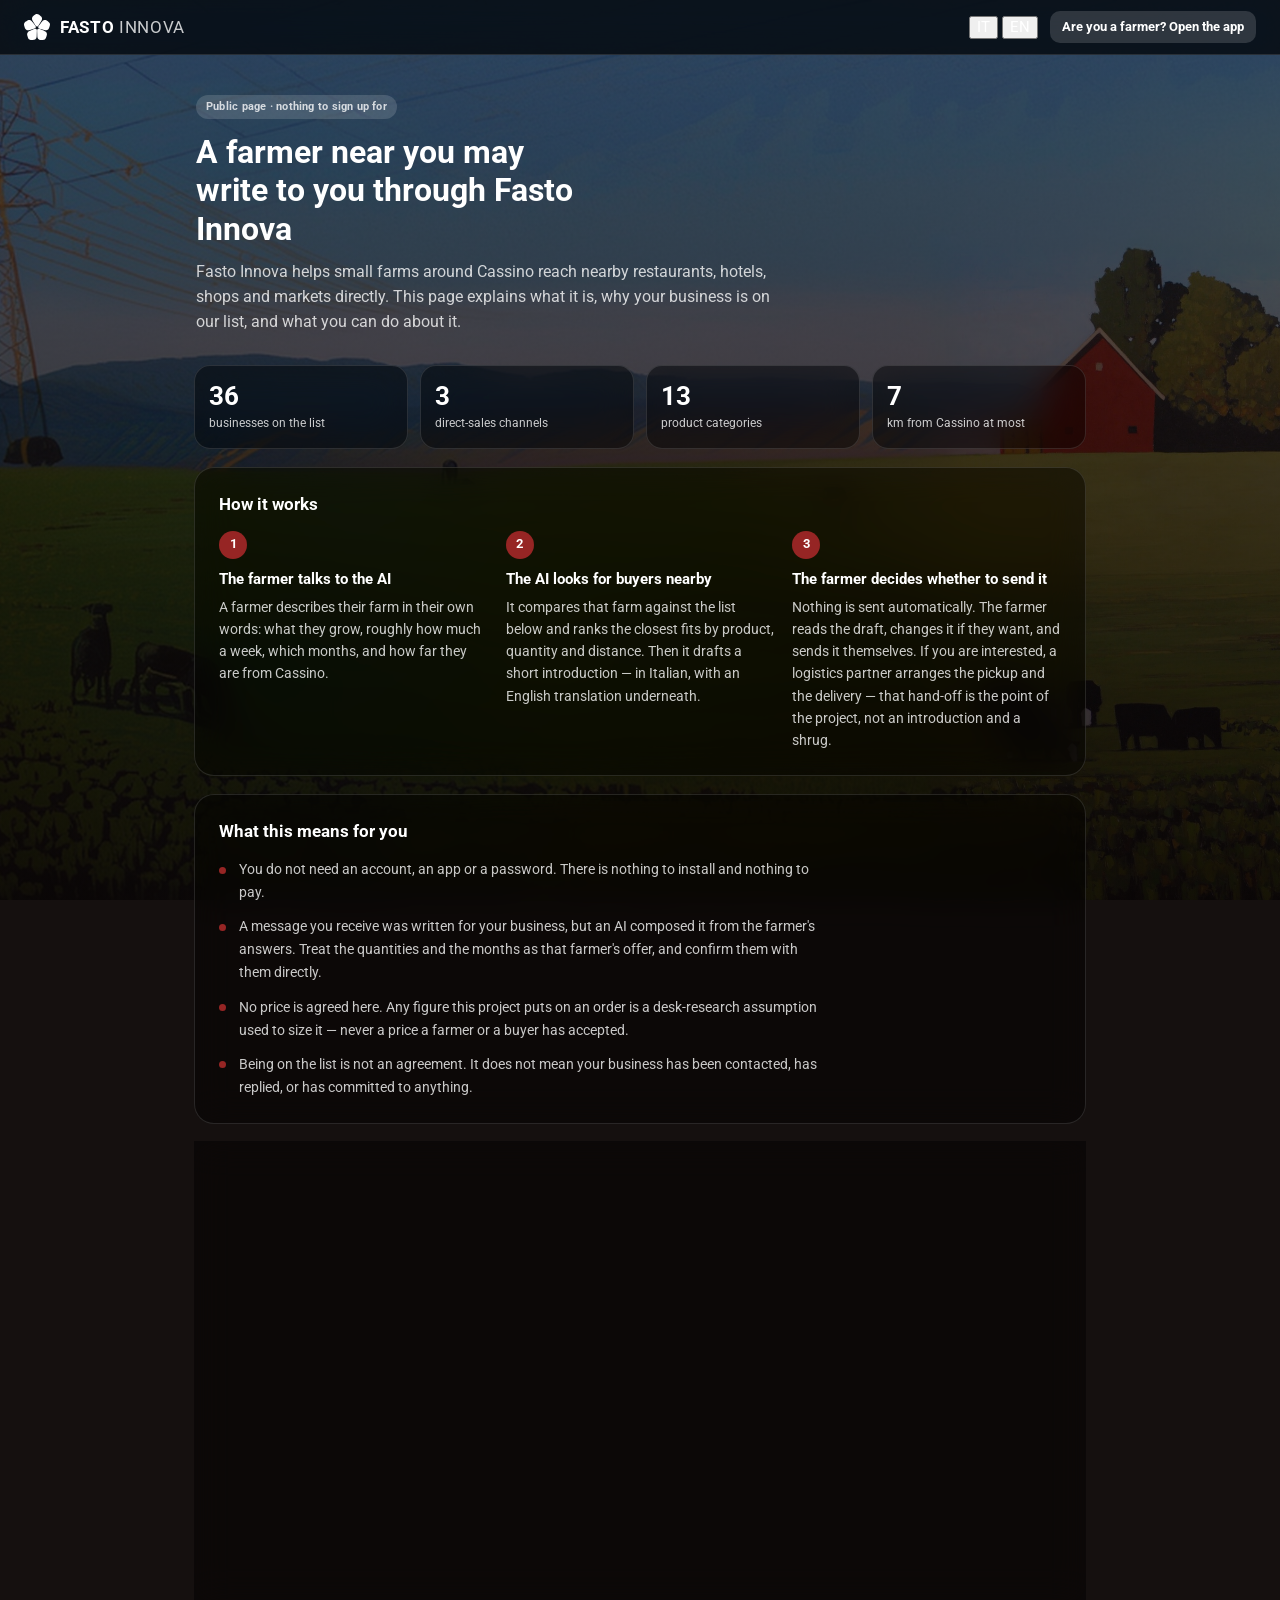
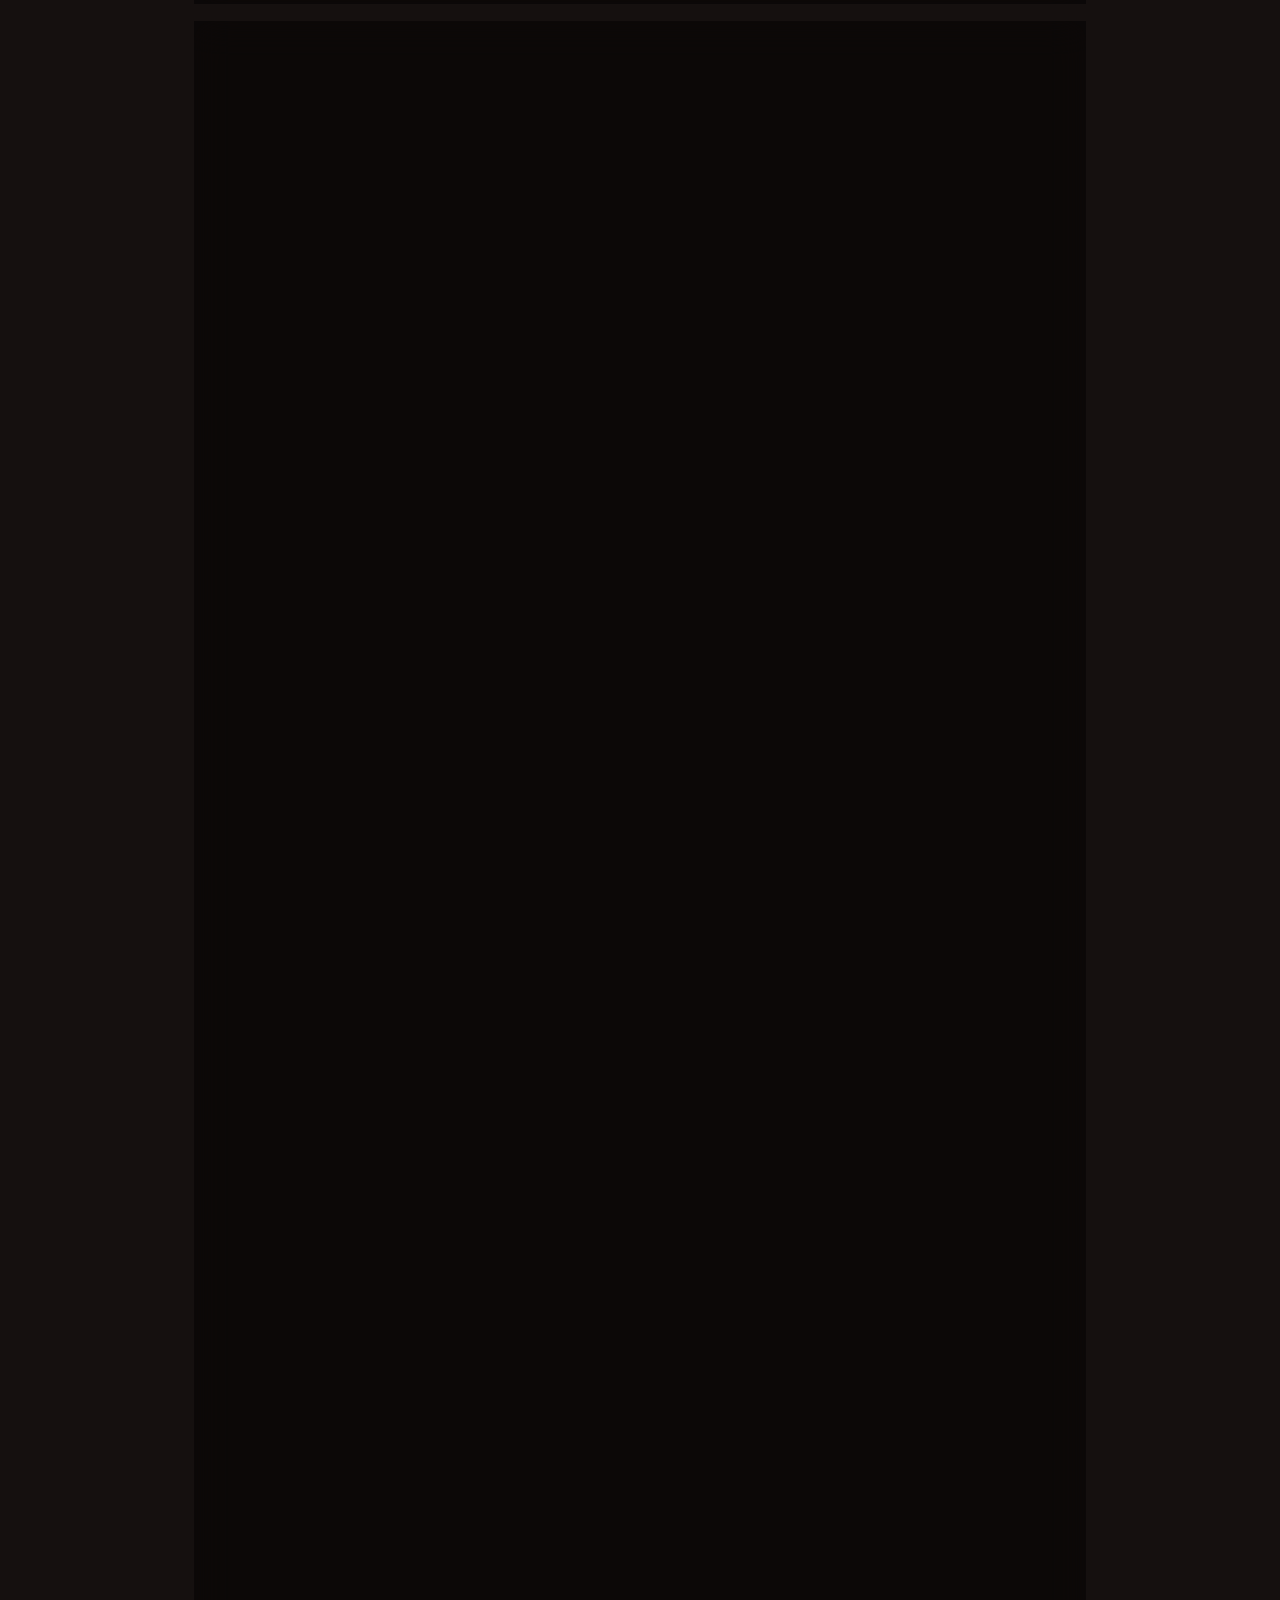
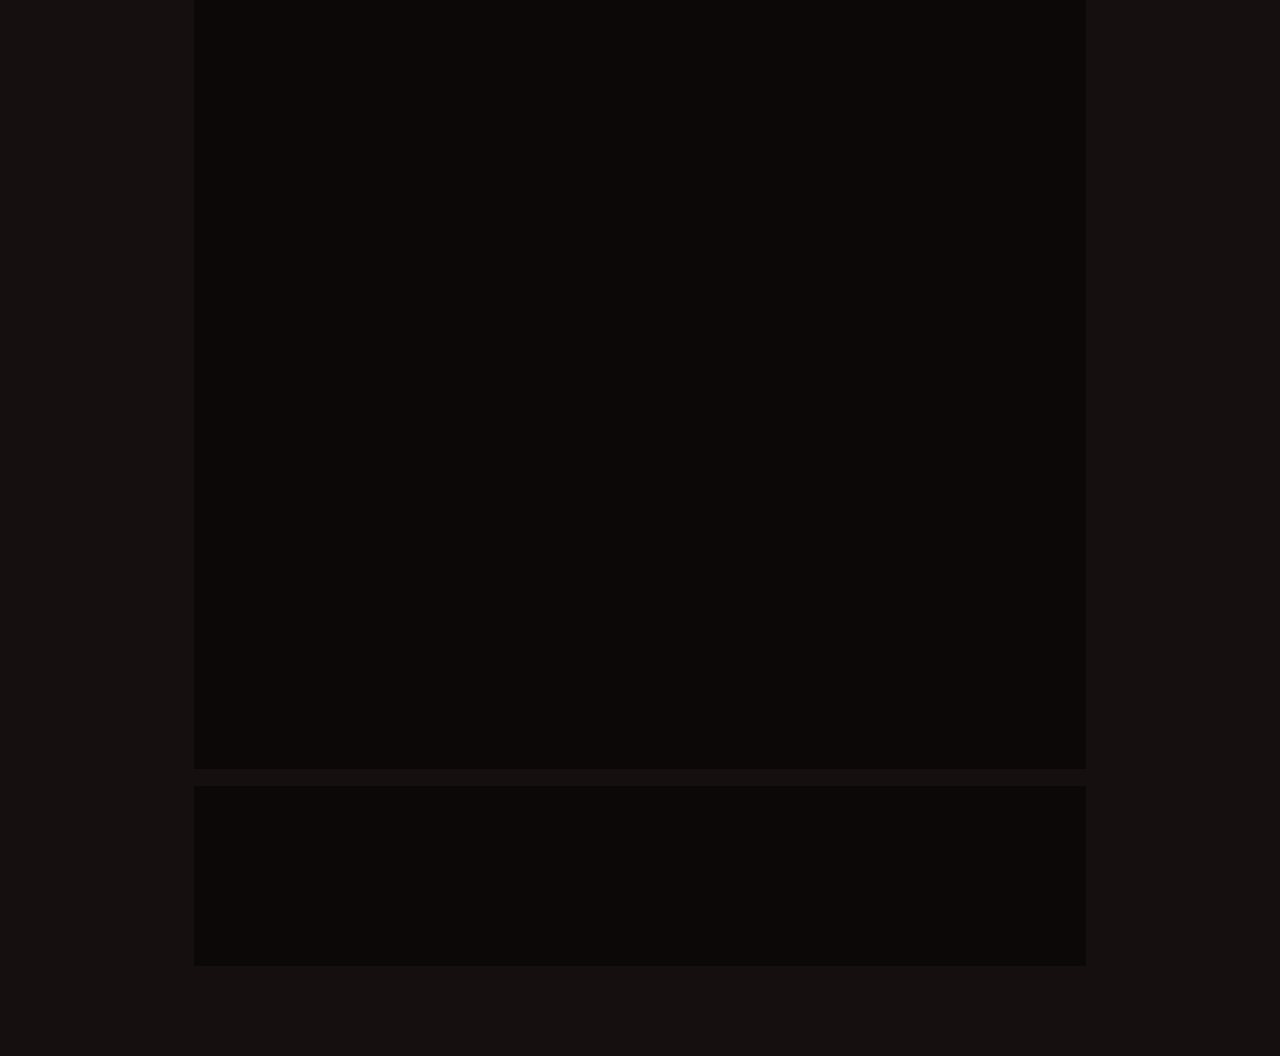
<file: buyers.html>
<!DOCTYPE html>
<html lang="en">
<head>
<meta charset="UTF-8">
<meta name="viewport" content="width=device-width, initial-scale=1.0, viewport-fit=cover">
<meta name="theme-color" content="#962524">
<meta name="description" content="Fasto Innova helps small farms around Cassino reach nearby buyers directly. What it is, why your business is on our list, and how to be corrected or removed.">
<!-- PUBLIC PAGE — no sign-in, no Supabase, no writes of any kind.
     Everything here is read out of js/data.js, which is already in this
     repository. The one thing this page deliberately does NOT show is the
     inferred needs/volume/quality_focus on each buyer: those are guesses made
     from cuisine type and reviews so the prototype has something to rank, and
     printing them next to a real, named local business would present a guess
     as a fact about someone else's company. See buyers.data.3 in js/i18n.js.
     Same data-i18n mechanism as index.html; the English left in the markup is
     the JS-disabled fallback and qa_check.js keeps it in step. -->
<title data-i18n="buyers.docTitle">For buyers — Fasto Innova</title>
<link rel="preconnect" href="https://fonts.googleapis.com">
<link rel="preconnect" href="https://fonts.gstatic.com" crossorigin>
<link href="https://fonts.googleapis.com/css2?family=Roboto:wght@400;500;700&display=swap" rel="stylesheet">
<link rel="stylesheet" href="css/base.css">
<link rel="stylesheet" href="css/buyers.css">
</head>
<body id="top">

<a class="skip-link" href="#main" data-i18n="a11y.skip">Skip to main content</a>

<!-- The photo sits on its own fixed layer rather than on body, so the page
     scrolls over it without background-attachment:fixed, which mobile Safari
     renders badly. -->
<div class="pub-bg" aria-hidden="true"></div>

<header class="pub-top">
  <a class="brand-mark" href="index.html">
    <img src="assets/logo-mark.svg" alt="">
    <span class="brand-word title-md"><b>FASTO</b><span> INNOVA</span></span>
  </a>
  <span class="spacer"></span>
  <div class="lang-toggle" role="group" data-i18n-aria="lang.aria" aria-label="Interface language">
    <button type="button" data-set-lang="it" data-i18n="lang.it">IT</button>
    <button type="button" data-set-lang="en" data-i18n="lang.en">EN</button>
  </div>
  <a class="btn btn-ghost btn-sm pub-appbtn" href="index.html" data-i18n="buyers.forFarmers">Are you a farmer? Open the app</a>
</header>

<main id="main" tabindex="-1">
<div class="pub-wrap">

  <section class="pub-hero">
    <span class="pill pill-muted" data-i18n="buyers.badge">Public page · nothing to sign up for</span>
    <h1 class="pub-h1" data-i18n="buyers.h1">A farmer near you may write to you through Fasto Innova</h1>
    <p class="pub-lede" data-i18n="buyers.lede">Fasto Innova helps small farms around Cassino reach nearby restaurants, hotels, shops and markets directly. This page explains what it is, why your business is on our list, and what you can do about it.</p>
  </section>

  <section class="pub-stats" aria-label="Who is on the list" data-i18n-aria="buyers.list.h">
    <div class="pub-stat glass-45"><b id="statBusinesses">—</b><span data-i18n="buyers.stat.businesses">businesses on the list</span></div>
    <div class="pub-stat glass-45"><b id="statChannels">—</b><span data-i18n="buyers.stat.channels">direct-sales channels</span></div>
    <div class="pub-stat glass-45"><b id="statCategories">—</b><span data-i18n="buyers.stat.categories">product categories</span></div>
    <div class="pub-stat glass-45"><b id="statDistance">—</b><span data-i18n="buyers.stat.distance">km from Cassino at most</span></div>
  </section>

  <section class="pub-card glass-45">
    <h2 class="title-md" data-i18n="buyers.how.h">How it works</h2>
    <ol class="pub-steps">
      <li>
        <h3 class="title-sm" data-i18n="buyers.how.1h">The farmer talks to the AI</h3>
        <p data-i18n="buyers.how.1b">A farmer describes their farm in their own words: what they grow, roughly how much a week, which months, and how far they are from Cassino.</p>
      </li>
      <li>
        <h3 class="title-sm" data-i18n="buyers.how.2h">The AI looks for buyers nearby</h3>
        <p data-i18n="buyers.how.2b">It compares that farm against the list below and ranks the closest fits by product, quantity and distance. Then it drafts a short introduction — in Italian, with an English translation underneath.</p>
      </li>
      <li>
        <h3 class="title-sm" data-i18n="buyers.how.3h">The farmer decides whether to send it</h3>
        <p data-i18n="buyers.how.3b">Nothing is sent automatically. The farmer reads the draft, changes it if they want, and sends it themselves. If you are interested, a logistics partner arranges the pickup and the delivery — that hand-off is the point of the project, not an introduction and a shrug.</p>
      </li>
    </ol>
  </section>

  <section class="pub-card glass-45">
    <h2 class="title-md" data-i18n="buyers.you.h">What this means for you</h2>
    <ul class="pub-list">
      <li data-i18n="buyers.you.1">You do not need an account, an app or a password. There is nothing to install and nothing to pay.</li>
      <li data-i18n="buyers.you.2">A message you receive was written for your business, but an AI composed it from the farmer's answers. Treat the quantities and the months as that farmer's offer, and confirm them with them directly.</li>
      <li data-i18n="buyers.you.3">No price is agreed here. Any figure this project puts on an order is a desk-research assumption used to size it — never a price a farmer or a buyer has accepted.</li>
      <li data-i18n="buyers.you.4">Being on the list is not an agreement. It does not mean your business has been contacted, has replied, or has committed to anything.</li>
    </ul>
  </section>

  <section class="pub-card glass-45" id="yourdata">
    <h2 class="title-md" data-i18n="buyers.data.h">Why your business is on this list</h2>
    <p data-i18n="buyers.data.1">The list was built by desk research in July 2026 from public sources — review platforms, business directories, official websites and local press. Nobody was visited, phoned or written to in order to build it, and every entry names the public source it came from.</p>
    <p data-i18n="buyers.data.2">What is held about your business is what those listings already say in public: the name, the kind of business, the area, and roughly how far it is from Cassino.</p>
    <p class="pub-emph" data-i18n="buyers.data.3">There is also a guess — which products you would plausibly buy, and roughly what volume. It was inferred from the kind of food you serve and from public reviews, to give the prototype something to rank against. It is not a statement about your business, which is why it is deliberately not published on this page. Ask, and you will be told exactly what is written next to your name.</p>
    <p data-i18n="buyers.data.4">Ask for a correction, or to be removed from the list altogether, and it will be done. No reason needed.</p>
    <a class="btn btn-primary" id="listingMail" href="#" data-i18n="buyers.data.cta">Write to us about your listing</a>
  </section>

  <section class="pub-card glass-45">
    <h2 class="title-md" data-i18n="buyers.list.h">Who is on the list</h2>
    <p class="foot pub-note" data-i18n="buyers.list.note">Names, business types and areas only. The inferred needs and volumes are left out for the reason above, and appearing here is neither a recommendation nor an agreement.</p>

    <div class="pub-search">
      <input type="search" id="buyerSearch" class="input-glass" placeholder="Search by name, type or area"
             data-i18n-ph="buyers.list.searchPh" data-i18n-aria="buyers.list.searchAria" aria-label="Search the list of businesses">
      <span class="foot" id="buyerCount" role="status"></span>
    </div>

    <table class="pub-table" id="buyerTable">
      <thead><tr>
        <th scope="col" data-i18n="buyers.list.colName">Business</th>
        <th scope="col" data-i18n="buyers.list.colType">Type</th>
        <th scope="col" data-i18n="buyers.list.colZone">Area</th>
        <th scope="col" data-i18n="buyers.list.colDist">From Cassino</th>
        <th scope="col" data-i18n="buyers.list.colSource">Public source</th>
      </tr></thead>
      <tbody id="buyerRows"></tbody>
    </table>
    <p class="empty-state" id="buyerEmpty" style="display:none" data-i18n="buyers.list.none">Nothing matches that search.</p>

    <h3 class="title-sm pub-subh" data-i18n="buyers.list.channelsH">Direct-sales channels</h3>
    <p class="foot pub-note" data-i18n="buyers.list.channelsNote">These three are not single businesses but routes a farmer can sell through: a weekly market, a km 0 producer network, and institutional canteens.</p>
    <table class="pub-table" id="channelTable">
      <thead><tr>
        <th scope="col" data-i18n="buyers.list.colName">Business</th>
        <th scope="col" data-i18n="buyers.list.colType">Type</th>
        <th scope="col" data-i18n="buyers.list.colZone">Area</th>
        <th scope="col" data-i18n="buyers.list.colDist">From Cassino</th>
        <th scope="col" data-i18n="buyers.list.colSource">Public source</th>
      </tr></thead>
      <tbody id="channelRows"></tbody>
    </table>
  </section>

  <footer class="pub-card glass-45 pub-foot">
    <h2 class="title-md" data-i18n="buyers.foot.h">What this is, honestly</h2>
    <p data-i18n="buyers.foot.b">Fasto Innova is a student prototype built during an internship at R&amp;S Management. It is not a company, it takes no commission and it handles nobody's money. Matching runs against a hand-curated list rather than against buyers who signed up — which is exactly why this page exists.</p>
    <div class="row gap-14 pub-footlinks">
      <a href="index.html" data-i18n="buyers.forFarmers">Are you a farmer? Open the app</a>
      <a href="#top" data-i18n="buyers.toTop">Back to the top</a>
    </div>
  </footer>

</div>
</main>

<script src="js/data.js"></script>
<script src="js/i18n.js"></script>
<script src="js/buyers.js"></script>
</body>
</html>
</file>
<file: css/base.css>
/* ============================================================
   FASTO INNOVA — Design tokens, resets, base components
   Sourced from Figma "DOLCE MERAVGLIA" file (frames 27562:32171 /
   32267 / 32386). Dark brick-red sidebar, translucent black glass
   panels floating over a full-bleed farm photo, Roboto type.
   ============================================================ */

:root{
  --red: #962524;
  --red-dark: #7a1e1d;
  --red-soft: rgba(150,37,36,.18);

  --page-bg: #15100f;
  --ink: #ffffff;
  /* .70 and .50 were both measured against the real backdrop photos and both
     came up short of WCAG AA (4.5:1) on the panels: white at 50% over a glass
     panel sitting on the brightest of the six photos is 4.04:1, and every
     secondary label in the app — table headers, .foot, percentages, hints,
     placeholders — is that colour at 10.5–12px. .78 and .62 clear it (5.9 and
     5.3) while staying plain white at reduced strength, so nothing about the
     palette changes, only how far down it goes. */
  --ink-70: rgba(255,255,255,.78);
  --ink-50: rgba(255,255,255,.62);
  --ink-30: rgba(255,255,255,.30);

  --glass-05: rgba(0,0,0,.05);
  --glass-15: rgba(0,0,0,.15);
  --glass-20: rgba(0,0,0,.20);
  --glass-30: rgba(0,0,0,.30);
  --glass-45: rgba(0,0,0,.45);
  --pill-active: rgba(255,255,255,.11);
  --white-15: rgba(255,255,255,.15);
  --hairline: rgba(255,255,255,.12);

  --ok: #3ba55d;
  --warn: #d9a441;
  --danger: #d9534f;
  --blue: #4a86c9;

  --radius-xl: 20px;
  --radius-lg: 16px;
  --radius-md: 12px;
  --radius-sm: 10px;

  --font: 'Roboto', -apple-system, BlinkMacSystemFont, 'Segoe UI', sans-serif;
  --shadow-1: 0 8px 24px rgba(0,0,0,.35);
  --shadow-2: 0 4px 14px rgba(0,0,0,.45);
}

*{ box-sizing:border-box; }
html,body{ height:100%; overflow:hidden; }
body{
  margin:0; font-family:var(--font); background:var(--page-bg); color:var(--ink);
  -webkit-font-smoothing:antialiased; font-size:14.5px; line-height:1.45;
}
img{ max-width:100%; display:block; }
button,input,select,textarea{ font-family:inherit; font-size:inherit; color:inherit; }
button{ cursor:pointer; }
a{ color:inherit; }
::-webkit-scrollbar{ width:8px; height:8px; }
::-webkit-scrollbar-thumb{ background:rgba(255,255,255,.25); border-radius:8px; }
::-webkit-scrollbar-track{ background:transparent; }

.hide-mobile{ display:flex; }
.row{ display:flex; align-items:center; }
.col{ display:flex; flex-direction:column; }
.gap-8{ gap:8px; } .gap-10{ gap:10px; } .gap-14{ gap:14px; }
.spacer{ flex:1; }

/* ---------- typography helpers ---------- */
.title-lg{ font-size:22px; font-weight:700; margin:0; }
.title-md{ font-size:17px; font-weight:700; margin:0; }
.title-sm{ font-size:14.5px; font-weight:700; margin:0; }
.foot{ font-size:12px; color:var(--ink-50); }
.foot-strong{ font-size:12.5px; font-weight:700; letter-spacing:.04em; text-transform:uppercase; color:var(--ink-70); }
.eyebrow{ font-size:11px; letter-spacing:.08em; text-transform:uppercase; color:var(--ink-50); font-weight:700; }

/* ---------- icons ---------- */
.ic-svg{ width:20px; height:20px; flex-shrink:0; }
.ic-svg.sm{ width:16px; height:16px; }

/* ---------- glass surfaces ---------- */
.glass-45{ background:var(--glass-45); backdrop-filter:blur(18px) saturate(140%); -webkit-backdrop-filter:blur(18px) saturate(140%); }
.glass-30{ background:var(--glass-30); backdrop-filter:blur(14px) saturate(140%); -webkit-backdrop-filter:blur(14px) saturate(140%); }
.glass-20{ background:var(--glass-20); backdrop-filter:blur(12px) saturate(130%); -webkit-backdrop-filter:blur(12px) saturate(130%); }
.glass-15{ background:var(--white-15); backdrop-filter:blur(10px); -webkit-backdrop-filter:blur(10px); }

@media (prefers-reduced-transparency: reduce){
  .glass-45,.glass-30,.glass-20,.glass-15{ backdrop-filter:none; -webkit-backdrop-filter:none; background:#241a19; }
}

/* ---------- buttons ---------- */
.btn{ display:inline-flex; align-items:center; justify-content:center; gap:8px; border:none; border-radius:var(--radius-sm); padding:10px 16px; font-weight:700; font-size:13.5px; transition:transform .12s ease, background .15s ease; }
.btn:active{ transform:scale(.97); }
.btn-primary{ background:var(--red); color:#fff; }
.btn-primary:hover{ background:var(--red-dark); }
.btn-ghost{ background:var(--white-15); color:#fff; }
.btn-ghost:hover{ background:rgba(255,255,255,.24); }
.btn-sm{ padding:7px 12px; font-size:12.5px; }
.btn:disabled{ opacity:.5; cursor:default; }

.icon-btn{ width:38px; height:38px; border-radius:50%; border:none; background:var(--white-15); color:#fff; display:inline-flex; align-items:center; justify-content:center; position:relative; }
.icon-btn:hover{ background:rgba(255,255,255,.24); }
.badge-dot{ position:absolute; top:4px; right:4px; width:8px; height:8px; border-radius:50%; background:var(--danger); }

/* ---------- pills ---------- */
.pill{ display:inline-flex; align-items:center; padding:4px 10px; border-radius:999px; font-size:11px; font-weight:700; letter-spacing:.02em; }
.pill-accent{ background:rgba(59,165,93,.22); color:#7bd696; }
.pill-amber{ background:rgba(217,164,65,.22); color:#f0c375; }
.pill-blue{ background:rgba(74,134,201,.22); color:#9ac7f1; }   /* was #8fc0ee — 4.50:1, a hair under AA on a panel over the brightest photo */
.pill-muted{ background:var(--white-15); color:var(--ink-70); }

/* ---------- inputs ---------- */
.input-glass{ background:var(--white-15); border:1px solid transparent; border-radius:var(--radius-sm); padding:10px 14px; color:#fff; outline:none; }
.input-glass::placeholder{ color:var(--ink-50); }
.input-glass:focus{ border-color:rgba(255,255,255,.35); }

/* ---------- avatars ---------- */
.avatar{ width:40px; height:40px; border-radius:50%; display:flex; align-items:center; justify-content:center; font-weight:700; font-size:13px; color:#fff; flex-shrink:0; overflow:hidden; background:var(--red); }
.avatar img{ width:100%; height:100%; object-fit:cover; }
.avatar-lg{ width:48px; height:48px; font-size:15px; }
.avatar-photo{ background:#333; }

/* palette for clients without a real photo — cycles by index */
.av-0{ background:#C0392B; } .av-1{ background:#D9852B; } .av-2{ background:#2E8B57; }
.av-3{ background:#2E5FA3; } .av-4{ background:#8E44AD; }

/* ---------- progress bar ---------- */
.progress-track{ height:6px; border-radius:6px; background:rgba(255,255,255,.15); overflow:hidden; }
.progress-fill{ height:100%; border-radius:6px; background:var(--ok); transition:width .4s ease; }
.progress-fill.warn{ background:var(--warn); }
.progress-fill.danger{ background:var(--danger); }

/* ---------- toast ---------- */
#toast{ position:fixed; left:50%; bottom:26px; transform:translateX(-50%) translateY(20px); background:#1c1414; color:#fff; padding:11px 18px; border-radius:var(--radius-sm); font-size:13px; box-shadow:var(--shadow-1); opacity:0; pointer-events:none; transition:all .25s ease; z-index:200; border:1px solid var(--hairline); }
#toast.show{ opacity:1; transform:translateX(-50%) translateY(0); }

/* ---------- empty state ---------- */
.empty-state{ padding:22px 10px; text-align:center; color:var(--ink-50); font-size:13px; }

/* ---------- keyboard focus ----------
   One ring for the whole app. Until now only the funnel stages had one, and
   several inputs set outline:none with nothing in its place, so a keyboard
   user could be typing into a field with no way to tell which. :focus-visible
   rather than :focus, so a mouse click never draws it.

   White at 2px with a 2px offset: the offset gap shows the element's own dark
   surround, which is what separates the ring from the control on both the
   brick-red sidebar (8.1:1) and the black glass. The extra dark halo underneath
   covers the one case the offset can't — a control sitting straight on a bright
   patch of the backdrop photo. Colours are literal, not tokens: a focus ring
   that inherits a theme colour is a focus ring that can be themed away. */
:focus-visible{ outline:2px solid #fff; outline-offset:2px; }
a:focus-visible, button:focus-visible, input:focus-visible,
select:focus-visible, textarea:focus-visible, [tabindex]:focus-visible{
  outline:2px solid #fff; outline-offset:2px; box-shadow:0 0 0 5px rgba(0,0,0,.55);
}
/* Windows high-contrast mode throws author colours away, including the ring
   above; this is the system-supplied one. */
@media (forced-colors: active){
  :focus-visible{ outline:3px solid Highlight; outline-offset:2px; }
}

/* ---------- skip link ----------
   Off-screen until focused. Without it the first Tab on every screen lands in
   the sidebar and takes four presses to get past. */
.skip-link{ position:fixed; top:10px; left:-9999px; z-index:300;
  background:var(--red); color:#fff; padding:11px 18px; border-radius:var(--radius-sm);
  font-size:13.5px; font-weight:700; text-decoration:none; box-shadow:var(--shadow-1); }
.skip-link:focus{ left:10px; }

/* ---------- error banner ---------- */
.err-banner{ display:none; background:rgba(217,83,79,.18); color:#f3a6a3; border:1px solid rgba(217,83,79,.4); border-radius:var(--radius-sm); padding:9px 12px; font-size:12.5px; margin:0 0 10px; }
</file>
<file: css/buyers.css>
/* ============================================================
   FASTO INNOVA — public "for buyers" page (buyers.html)
   ------------------------------------------------------------
   Loaded INSTEAD of css/app.css, not alongside it: this page has
   no sidebar, no sheets and no shell, and app.css is 650 lines
   of a fixed-height application that would all be dead weight.
   base.css comes first and supplies the tokens, the glass
   surfaces, the buttons, the pills and the focus ring, so the
   identity is inherited rather than restated.

   ONE THING TO KNOW BEFORE EDITING: base.css sets
   `html,body{ height:100%; overflow:hidden }` because the app is
   exactly one viewport tall and never grows. This page is an
   ordinary scrolling document, so it has to undo that in both
   places — undo it on body alone and the page is still clipped
   at the first screenful, with the scrollbar simply absent.
   ============================================================ */

html, body{ height:auto; overflow:visible; }
body{ background:var(--page-bg); }

/* The photo lives on its own fixed layer rather than on <body>.
   background-attachment:fixed is the obvious way to do this and is exactly the
   thing mobile Safari renders badly (it re-rasterises on every scroll frame);
   a position:fixed element under the content gets the same result for free. */
.pub-bg{
  position:fixed; inset:0; z-index:-1;
  background:linear-gradient(rgba(10,6,6,.62), rgba(10,6,6,.88)),
             url('../assets/hero-farm.jpg') center/cover no-repeat;
}

/* ---------- top bar ----------
   rgba(0,0,0,.72) is the same tint #topbar carries in the app, and for the
   same measured reason: a farm photo is brightest at the top of the frame,
   which is exactly where this bar sits, and the standard .45 glass left white
   text at 3.91:1 over it. Do not lighten this to match the panels. */
.pub-top{
  position:sticky; top:0; z-index:5;
  display:flex; align-items:center; gap:12px;
  padding:11px 24px; padding-top:calc(11px + env(safe-area-inset-top, 0px));
  background:rgba(0,0,0,.72);
  backdrop-filter:blur(18px) saturate(140%); -webkit-backdrop-filter:blur(18px) saturate(140%);
  border-bottom:1px solid var(--hairline);
}
.pub-top .brand-mark{ display:flex; align-items:center; gap:10px; text-decoration:none; flex-shrink:0; }
.pub-top .brand-mark img{ width:26px; height:26px; }
.brand-word{ letter-spacing:.04em; }
.brand-word b{ font-weight:700; }
.brand-word span{ font-weight:400; color:var(--ink-70); }
.pub-appbtn{ text-decoration:none; flex-shrink:0; }

/* ---------- page frame ---------- */
.pub-wrap{ max-width:940px; margin:0 auto; padding:34px 24px 72px; }
.pub-wrap > section, .pub-wrap > footer{ margin-bottom:18px; }

.pub-hero{ padding:6px 2px 12px; }
.pub-h1{ font-size:32px; line-height:1.2; font-weight:700; margin:14px 0 12px; max-width:22ch; }
.pub-lede{ font-size:15.5px; line-height:1.6; color:var(--ink-70); margin:0; max-width:66ch; }

.pub-stats{ display:grid; grid-template-columns:repeat(4, 1fr); gap:12px; }
.pub-stat{ border:1px solid var(--hairline); border-radius:var(--radius-lg); padding:16px 14px; }
.pub-stat b{ display:block; font-size:26px; font-weight:700; line-height:1.1; }
.pub-stat span{ display:block; font-size:11.5px; color:var(--ink-70); margin-top:5px; }

.pub-card{ border:1px solid var(--hairline); border-radius:var(--radius-xl); padding:24px; }
.pub-card h2{ margin-bottom:14px; }
.pub-card p{ font-size:14px; line-height:1.65; color:var(--ink-70); margin:0 0 12px; max-width:76ch; }
.pub-card p:last-of-type{ margin-bottom:0; }
.pub-card .btn{ text-decoration:none; margin-top:16px; }

/* The paragraph that says what is NOT published, and why. It is the reason
   this page exists, so it is not allowed to read as one bullet among four. */
.pub-card p.pub-emph{ border-left:3px solid var(--red); padding:2px 0 2px 14px; color:var(--ink); }

.pub-steps{ list-style:none; counter-reset:step; margin:0; padding:0;
  display:grid; grid-template-columns:repeat(3, 1fr); gap:18px; }
.pub-steps li{ counter-increment:step; }
.pub-steps li::before{
  content:counter(step); display:flex; align-items:center; justify-content:center;
  width:28px; height:28px; border-radius:50%; background:var(--red); color:#fff;
  font-size:13px; font-weight:700; margin-bottom:10px;
}
.pub-steps h3{ margin:0 0 6px; }
.pub-steps p{ font-size:13.5px; }

.pub-list{ margin:0; padding:0; list-style:none; }
.pub-list li{ position:relative; padding-left:20px; font-size:14px; line-height:1.65;
  color:var(--ink-70); margin-bottom:11px; max-width:76ch; }
.pub-list li:last-child{ margin-bottom:0; }
.pub-list li::before{ content:""; position:absolute; left:0; top:.62em;
  width:7px; height:7px; border-radius:50%; background:var(--red); }

/* ---------- the list ---------- */
.pub-card p.pub-note{ margin:-6px 0 16px; max-width:76ch; }
.pub-subh{ margin:28px 0 8px; padding-top:22px; border-top:1px solid var(--hairline); }
.pub-search{ display:flex; align-items:center; gap:12px; margin-bottom:14px; flex-wrap:wrap; }
.pub-search input{ flex:1; min-width:220px; }

.pub-table{ width:100%; border-collapse:collapse; }
.pub-table th{ text-align:left; font-size:11px; letter-spacing:.06em; text-transform:uppercase;
  color:var(--ink-50); font-weight:700; padding:0 12px 8px 0; border-bottom:1px solid var(--hairline); }
.pub-table td{ padding:11px 12px 11px 0; font-size:13.5px; color:var(--ink-70);
  border-bottom:1px solid rgba(255,255,255,.07); vertical-align:top; }
.pub-table td:first-child{ color:var(--ink); font-weight:500; }
.pub-table tr:last-child td{ border-bottom:none; }
.pub-src{ font-size:12px; color:var(--ink-50); word-break:break-word; }

/* ---------- mobile ----------
   Same four standing rules the app follows (ROADMAP item 6): the table stacks
   to one block per cell and hides its header row, so every cell carries its own
   data-label; the row keeps the divider rather than each cell; and any
   focusable input is 16px or iOS Safari zooms the page in on focus and never
   zooms back out. */
@media (max-width:900px){
  .pub-wrap{ padding:24px 16px 56px; }
  .pub-top{ padding-left:14px; padding-right:14px; gap:8px; }
  .pub-top .brand-word{ font-size:15px; }
  .pub-h1{ font-size:25px; max-width:none; }
  .pub-lede{ font-size:14.5px; }
  .pub-card{ padding:18px; }
  .pub-stats{ grid-template-columns:repeat(2, 1fr); }
  .pub-steps{ grid-template-columns:1fr; gap:22px; }
  .pub-search input{ font-size:16px; }

  .pub-table thead{ display:none; }
  .pub-table tr{ display:block; padding:12px 0; border-bottom:1px solid var(--hairline); }
  .pub-table tr:last-child{ border-bottom:none; }
  .pub-table td{ display:block; padding:2px 0; border-bottom:none; }
  .pub-table td[data-label]::before{
    content:attr(data-label) " · "; color:var(--ink-50); font-size:11px;
    letter-spacing:.04em; text-transform:uppercase; font-weight:700;
  }
  .pub-table td:first-child{ font-size:15px; padding-bottom:5px; }
  .pub-table td:first-child::before{ content:none; }
}

@media (max-width:400px){
  .pub-appbtn{ display:none; }   /* the footer link says the same thing, and the bar is three items wide at 360px */
  .pub-stats{ grid-template-columns:1fr; }
}
</file>
